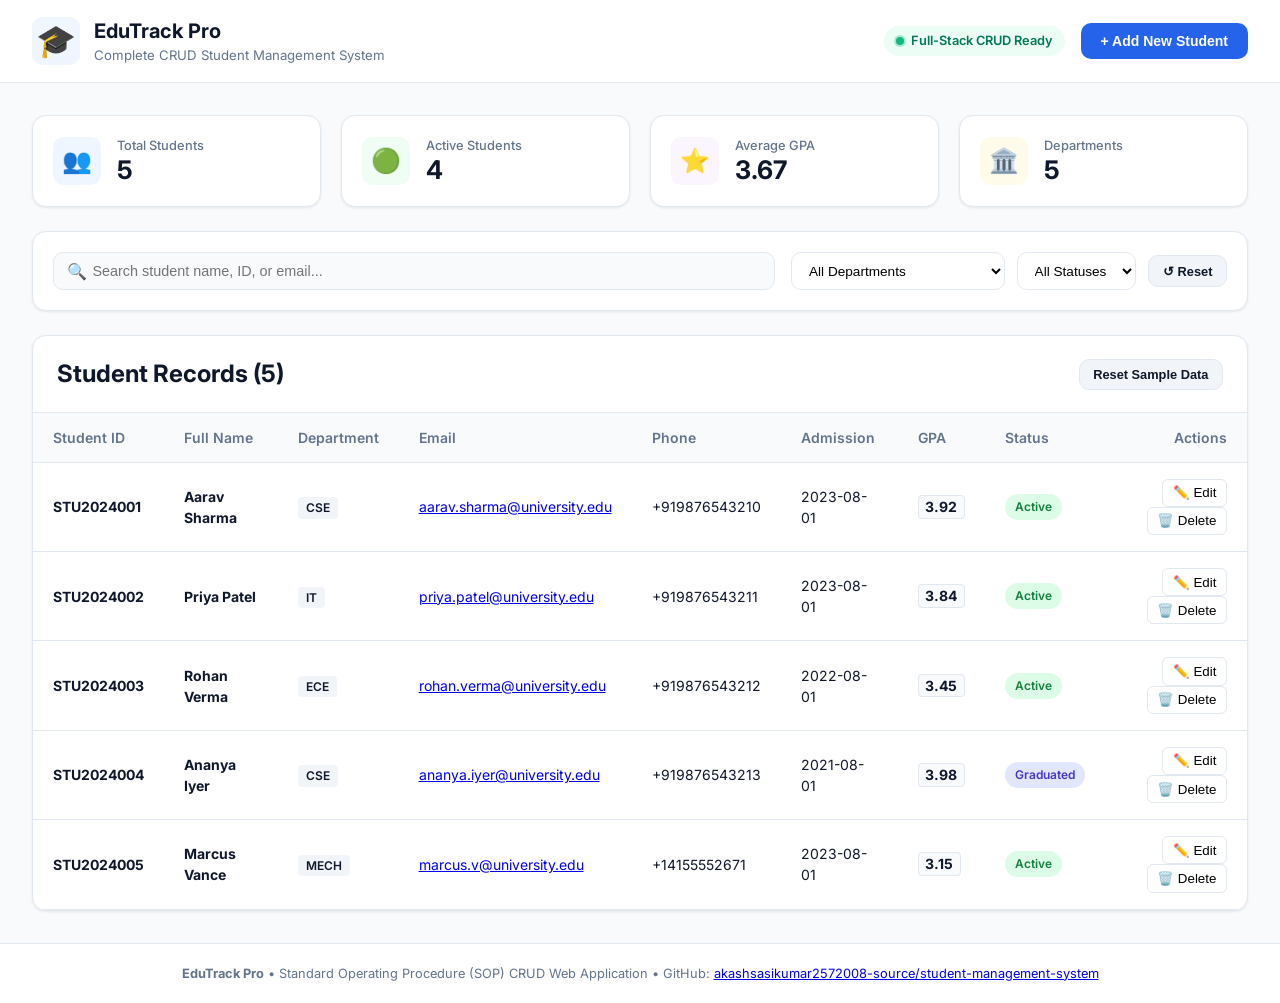
<file: index.html>
<!DOCTYPE html>
<html lang="en">
<head>
    <meta charset="UTF-8">
    <meta name="viewport" content="width=device-width, initial-scale=1.0">
    <title>Student Management System | All-In-One Standalone Application</title>
    <link href="https://fonts.googleapis.com/css2?family=Inter:wght@300;400;500;600;700&display=swap" rel="stylesheet">
    <style>
        :root {
            --primary: #2563eb;
            --primary-hover: #1d4ed8;
            --primary-light: #eff6ff;
            --success: #10b981;
            --warning: #f59e0b;
            --danger: #ef4444;
            --danger-bg: #fef2f2;
            --bg-main: #f8fafc;
            --bg-card: #ffffff;
            --text-main: #0f172a;
            --text-muted: #64748b;
            --border-color: #e2e8f0;
            --radius-md: 10px;
            --radius-lg: 14px;
            --shadow-sm: 0 1px 3px rgba(0,0,0,0.08);
            --shadow-md: 0 4px 6px -1px rgba(0,0,0,0.1);
            --shadow-lg: 0 10px 15px -3px rgba(0,0,0,0.1);
            --font-sans: 'Inter', -apple-system, BlinkMacSystemFont, "Segoe UI", Roboto, sans-serif;
            --transition: all 0.2s cubic-bezier(0.4, 0, 0.2, 1);
        }

        *, *::before, *::after { box-sizing: border-box; margin: 0; padding: 0; }
        body { font-family: var(--font-sans); background-color: var(--bg-main); color: var(--text-main); line-height: 1.5; }
        .app-container { display: flex; flex-direction: column; min-height: 100vh; }
        
        .navbar {
            background: var(--bg-card); border-bottom: 1px solid var(--border-color); padding: 1rem 2rem;
            display: flex; justify-content: space-between; align-items: center; position: sticky; top: 0; z-index: 50;
        }
        .brand { display: flex; align-items: center; gap: 0.85rem; }
        .brand-icon { font-size: 2rem; background: var(--primary-light); width: 48px; height: 48px; border-radius: var(--radius-md); display: flex; align-items: center; justify-content: center; }
        .brand-text h1 { font-size: 1.25rem; font-weight: 700; }
        .subtitle { font-size: 0.825rem; color: var(--text-muted); }
        .nav-actions { display: flex; align-items: center; gap: 1rem; }
        
        .status-badge {
            display: inline-flex; align-items: center; gap: 0.4rem; padding: 0.35rem 0.75rem;
            border-radius: 9999px; font-size: 0.8rem; font-weight: 600; background: #ecfdf5; color: #047857;
        }
        .pulse-dot { width: 8px; height: 8px; border-radius: 50%; background: #10b981; box-shadow: 0 0 0 2px rgba(16,185,129,0.3); }

        .main-content { flex: 1; max-width: 1320px; width: 100%; margin: 0 auto; padding: 2rem; display: flex; flex-direction: column; gap: 1.5rem; }
        
        .stats-grid { display: grid; grid-template-columns: repeat(auto-fit, minmax(220px, 1fr)); gap: 1.25rem; }
        .stat-card {
            background: var(--bg-card); border: 1px solid var(--border-color); border-radius: var(--radius-lg);
            padding: 1.25rem; display: flex; align-items: center; gap: 1rem; box-shadow: var(--shadow-sm);
        }
        .stat-icon { width: 48px; height: 48px; border-radius: var(--radius-md); display: flex; align-items: center; justify-content: center; font-size: 1.5rem; }
        .bg-blue { background: #eff6ff; }
        .bg-green { background: #f0fdf4; }
        .bg-purple { background: #faf5ff; }
        .bg-amber { background: #fffbeb; }
        .stat-title { font-size: 0.8rem; font-weight: 500; color: var(--text-muted); }
        .stat-number { font-size: 1.6rem; font-weight: 700; line-height: 1.2; }

        .controls-card {
            background: var(--bg-card); border: 1px solid var(--border-color); border-radius: var(--radius-lg);
            padding: 1.25rem; display: flex; flex-wrap: wrap; gap: 1rem; justify-content: space-between; align-items: center; box-shadow: var(--shadow-sm);
        }
        .search-box { position: relative; flex: 1 1 300px; display: flex; align-items: center; }
        .search-box input {
            width: 100%; padding: 0.65rem 1rem 0.65rem 2.4rem; border: 1px solid var(--border-color);
            border-radius: var(--radius-md); font-size: 0.9rem; background: #f8fafc;
        }
        .search-icon { position: absolute; left: 0.85rem; color: var(--text-muted); pointer-events: none; }
        .filter-group { display: flex; flex-wrap: wrap; align-items: center; gap: 0.75rem; }
        .filter-group select { padding: 0.6rem 0.8rem; border: 1px solid var(--border-color); border-radius: var(--radius-md); background: #fff; font-size: 0.85rem; }

        .records-container { background: var(--bg-card); border: 1px solid var(--border-color); border-radius: var(--radius-lg); box-shadow: var(--shadow-sm); overflow: hidden; }
        .records-header { padding: 1.25rem 1.5rem; border-bottom: 1px solid var(--border-color); display: flex; justify-content: space-between; align-items: center; }
        .table-responsive { overflow-x: auto; }
        .data-table { width: 100%; border-collapse: collapse; text-align: left; font-size: 0.875rem; }
        .data-table th { background: #f8fafc; color: var(--text-muted); font-weight: 600; padding: 0.85rem 1.25rem; border-bottom: 1px solid var(--border-color); }
        .data-table td { padding: 1rem 1.25rem; border-bottom: 1px solid var(--border-color); vertical-align: middle; }
        .data-table tr:hover { background: #f8fafc; }

        .badge { display: inline-flex; align-items: center; padding: 0.25rem 0.65rem; border-radius: 9999px; font-size: 0.75rem; font-weight: 600; }
        .badge-active { background: #dcfce7; color: #15803d; }
        .badge-inactive { background: #f1f5f9; color: #475569; }
        .badge-graduated { background: #e0e7ff; color: #4338ca; }
        .badge-suspended { background: #fee2e2; color: #b91c1c; }
        .dept-tag { background: #f1f5f9; padding: 0.2rem 0.5rem; border-radius: 4px; font-weight: 600; font-size: 0.75rem; }
        .gpa-tag { font-weight: 700; padding: 0.15rem 0.4rem; border-radius: 4px; background: #f8fafc; border: 1px solid var(--border-color); }

        .btn { display: inline-flex; align-items: center; justify-content: center; gap: 0.5rem; padding: 0.65rem 1.25rem; border-radius: var(--radius-md); font-size: 0.875rem; font-weight: 600; cursor: pointer; border: none; transition: var(--transition); }
        .btn-sm { padding: 0.45rem 0.85rem; font-size: 0.8rem; }
        .btn-primary { background: var(--primary); color: #fff; }
        .btn-primary:hover { background: var(--primary-hover); }
        .btn-secondary { background: #f1f5f9; color: var(--text-main); border: 1px solid var(--border-color); }
        .btn-danger { background: var(--danger); color: #fff; }
        .btn-action { background: none; border: 1px solid var(--border-color); padding: 0.35rem 0.6rem; border-radius: 6px; cursor: pointer; }
        .btn-action:hover { background: #f1f5f9; }

        .modal-overlay { position: fixed; inset: 0; background: rgba(15,23,42,0.5); backdrop-filter: blur(4px); display: flex; align-items: center; justify-content: center; z-index: 100; padding: 1.5rem; }
        .modal-dialog { background: #fff; border-radius: var(--radius-lg); width: 100%; max-width: 600px; box-shadow: var(--shadow-lg); max-height: 90vh; display: flex; flex-direction: column; }
        .modal-header { padding: 1.25rem 1.5rem; border-bottom: 1px solid var(--border-color); display: flex; justify-content: space-between; align-items: center; }
        .modal-body { padding: 1.5rem; overflow-y: auto; }
        .modal-footer { padding: 1rem 1.5rem; border-top: 1px solid var(--border-color); display: flex; justify-content: flex-end; gap: 0.75rem; }
        
        .form-row { display: flex; flex-wrap: wrap; gap: 1rem; margin-bottom: 1rem; }
        .col-6 { flex: 1 1 calc(50% - 0.5rem); }
        .col-4 { flex: 1 1 calc(33.333% - 0.67rem); }
        .form-group { display: flex; flex-direction: column; gap: 0.35rem; }
        .form-group label { font-size: 0.8rem; font-weight: 600; }
        .form-group input, .form-group select { padding: 0.65rem; border: 1px solid var(--border-color); border-radius: var(--radius-md); font-size: 0.875rem; }
        .field-error { font-size: 0.75rem; color: var(--danger); min-height: 1rem; }

        .toast-container { position: fixed; bottom: 1.5rem; right: 1.5rem; display: flex; flex-direction: column; gap: 0.75rem; z-index: 999; }
        .toast { background: #fff; border-radius: var(--radius-md); padding: 0.85rem 1.25rem; box-shadow: var(--shadow-lg); font-size: 0.875rem; border-left: 4px solid var(--primary); }
        .toast-success { border-left-color: var(--success); }
        .toast-error { border-left-color: var(--danger); }
        .footer { background: #fff; border-top: 1px solid var(--border-color); padding: 1.25rem; text-align: center; font-size: 0.8rem; color: var(--text-muted); }
    </style>
</head>
<body>
    <div class="app-container">
        <header class="navbar">
            <div class="brand">
                <div class="brand-icon">🎓</div>
                <div class="brand-text">
                    <h1>EduTrack Pro</h1>
                    <p class="subtitle">Complete CRUD Student Management System</p>
                </div>
            </div>
            <div class="nav-actions">
                <div class="status-badge"><span class="pulse-dot"></span> Full-Stack CRUD Ready</div>
                <button id="addStudentBtn" class="btn btn-primary">+ Add New Student</button>
            </div>
        </header>

        <main class="main-content">
            <section class="stats-grid">
                <div class="stat-card">
                    <div class="stat-icon bg-blue">👥</div>
                    <div><div class="stat-title">Total Students</div><h3 id="statTotal" class="stat-number">0</h3></div>
                </div>
                <div class="stat-card">
                    <div class="stat-icon bg-green">🟢</div>
                    <div><div class="stat-title">Active Students</div><h3 id="statActive" class="stat-number">0</h3></div>
                </div>
                <div class="stat-card">
                    <div class="stat-icon bg-purple">⭐</div>
                    <div><div class="stat-title">Average GPA</div><h3 id="statGPA" class="stat-number">0.00</h3></div>
                </div>
                <div class="stat-card">
                    <div class="stat-icon bg-amber">🏛️</div>
                    <div><div class="stat-title">Departments</div><h3 id="statDepts" class="stat-number">5</h3></div>
                </div>
            </section>

            <section class="controls-card">
                <div class="search-box">
                    <span class="search-icon">🔍</span>
                    <input type="text" id="searchInput" placeholder="Search student name, ID, or email...">
                </div>
                <div class="filter-group">
                    <select id="departmentFilter">
                        <option value="">All Departments</option>
                        <option value="CSE">Computer Science (CSE)</option>
                        <option value="IT">Information Technology (IT)</option>
                        <option value="ECE">Electronics (ECE)</option>
                        <option value="MECH">Mechanical (MECH)</option>
                        <option value="MBA">Business Admin (MBA)</option>
                    </select>
                    <select id="statusFilter">
                        <option value="">All Statuses</option>
                        <option value="Active">Active</option>
                        <option value="Inactive">Inactive</option>
                        <option value="Graduated">Graduated</option>
                        <option value="Suspended">Suspended</option>
                    </select>
                    <button id="resetFiltersBtn" class="btn btn-secondary btn-sm">↺ Reset</button>
                </div>
            </section>

            <section class="records-container">
                <div class="records-header">
                    <h2>Student Records (<span id="recordsCount">0</span>)</h2>
                    <button id="seedDataBtn" class="btn btn-secondary btn-sm">Reset Sample Data</button>
                </div>
                <div class="table-responsive">
                    <table class="data-table">
                        <thead>
                            <tr>
                                <th>Student ID</th>
                                <th>Full Name</th>
                                <th>Department</th>
                                <th>Email</th>
                                <th>Phone</th>
                                <th>Admission</th>
                                <th>GPA</th>
                                <th>Status</th>
                                <th style="text-align:right">Actions</th>
                            </tr>
                        </thead>
                        <tbody id="tableBody"></tbody>
                    </table>
                </div>
            </section>
        </main>

        <footer class="footer">
            <p><strong>EduTrack Pro</strong> • Standard Operating Procedure (SOP) CRUD Web Application • GitHub: <a href="https://github.com/akashsasikumar2572008-source/student-management-system" target="_blank">akashsasikumar2572008-source/student-management-system</a></p>
        </footer>
    </div>

    <!-- Student Form Modal -->
    <div id="studentModal" class="modal-overlay" style="display: none;">
        <div class="modal-dialog">
            <div class="modal-header">
                <h3 id="modalTitle">Add New Student</h3>
                <button type="button" style="background:none;border:none;font-size:1.5rem;cursor:pointer" id="closeModalBtn">&times;</button>
            </div>
            <form id="studentForm">
                <input type="hidden" id="studentPk">
                <div class="modal-body">
                    <div class="form-row">
                        <div class="form-group col-6">
                            <label>Student ID / Roll No *</label>
                            <input type="text" id="fieldId" placeholder="e.g. STU2026001" required>
                            <span class="field-error" id="err-id"></span>
                        </div>
                        <div class="form-group col-6">
                            <label>Department *</label>
                            <select id="fieldDept" required>
                                <option value="">Select Department</option>
                                <option value="CSE">Computer Science (CSE)</option>
                                <option value="IT">Information Technology (IT)</option>
                                <option value="ECE">Electronics (ECE)</option>
                                <option value="MECH">Mechanical (MECH)</option>
                                <option value="MBA">Business Admin (MBA)</option>
                            </select>
                            <span class="field-error" id="err-dept"></span>
                        </div>
                    </div>
                    <div class="form-row">
                        <div class="form-group col-6">
                            <label>First Name *</label>
                            <input type="text" id="fieldFirst" placeholder="First name" required>
                            <span class="field-error" id="err-first"></span>
                        </div>
                        <div class="form-group col-6">
                            <label>Last Name *</label>
                            <input type="text" id="fieldLast" placeholder="Last name" required>
                            <span class="field-error" id="err-last"></span>
                        </div>
                    </div>
                    <div class="form-row">
                        <div class="form-group col-6">
                            <label>Official Email *</label>
                            <input type="email" id="fieldEmail" placeholder="student@university.edu" required>
                            <span class="field-error" id="err-email"></span>
                        </div>
                        <div class="form-group col-6">
                            <label>Phone Number</label>
                            <input type="tel" id="fieldPhone" placeholder="+919876543210">
                        </div>
                    </div>
                    <div class="form-row">
                        <div class="form-group col-4">
                            <label>Enrollment Date *</label>
                            <input type="date" id="fieldDate" required>
                        </div>
                        <div class="form-group col-4">
                            <label>GPA (0.00 - 4.00) *</label>
                            <input type="number" step="0.01" min="0" max="4" id="fieldGPA" placeholder="3.85" required>
                            <span class="field-error" id="err-gpa"></span>
                        </div>
                        <div class="form-group col-4">
                            <label>Status *</label>
                            <select id="fieldStatus" required>
                                <option value="Active">Active</option>
                                <option value="Inactive">Inactive</option>
                                <option value="Graduated">Graduated</option>
                                <option value="Suspended">Suspended</option>
                            </select>
                        </div>
                    </div>
                </div>
                <div class="modal-footer">
                    <button type="button" class="btn btn-secondary" id="cancelModalBtn">Cancel</button>
                    <button type="submit" class="btn btn-primary" id="saveBtn">Save Student</button>
                </div>
            </form>
        </div>
    </div>

    <!-- Delete Confirmation Modal -->
    <div id="deleteModal" class="modal-overlay" style="display: none;">
        <div class="modal-dialog" style="max-width: 400px;">
            <div class="modal-header">
                <h3>Confirm Delete</h3>
                <button type="button" style="background:none;border:none;font-size:1.5rem;cursor:pointer" id="closeDeleteBtn">&times;</button>
            </div>
            <div class="modal-body">
                <p>Are you sure you want to delete <strong id="deleteTargetName">this student</strong>?</p>
                <p style="font-size: 0.8rem; color: var(--text-muted); margin-top: 0.5rem;">This action removes the record permanently.</p>
            </div>
            <div class="modal-footer">
                <button type="button" class="btn btn-secondary" id="cancelDeleteBtn">Cancel</button>
                <button type="button" class="btn btn-danger" id="confirmDeleteBtn">Delete</button>
            </div>
        </div>
    </div>

    <div id="toastContainer" class="toast-container"></div>

    <script>
        // Default Seed Data
        const INITIAL_STUDENTS = [
            { id: 1, student_id: "STU2024001", first_name: "Aarav", last_name: "Sharma", department: "CSE", email: "aarav.sharma@university.edu", phone: "+919876543210", enrollment_date: "2023-08-01", gpa: 3.92, status: "Active" },
            { id: 2, student_id: "STU2024002", first_name: "Priya", last_name: "Patel", department: "IT", email: "priya.patel@university.edu", phone: "+919876543211", enrollment_date: "2023-08-01", gpa: 3.84, status: "Active" },
            { id: 3, student_id: "STU2024003", first_name: "Rohan", last_name: "Verma", department: "ECE", email: "rohan.verma@university.edu", phone: "+919876543212", enrollment_date: "2022-08-01", gpa: 3.45, status: "Active" },
            { id: 4, student_id: "STU2024004", first_name: "Ananya", last_name: "Iyer", department: "CSE", email: "ananya.iyer@university.edu", phone: "+919876543213", enrollment_date: "2021-08-01", gpa: 3.98, status: "Graduated" },
            { id: 5, student_id: "STU2024005", first_name: "Marcus", last_name: "Vance", department: "MECH", email: "marcus.v@university.edu", phone: "+14155552671", enrollment_date: "2023-08-01", gpa: 3.15, status: "Active" }
        ];

        // Local Storage State Store
        function getStore() {
            const data = localStorage.getItem("edutrack_students");
            if (!data) {
                localStorage.setItem("edutrack_students", JSON.stringify(INITIAL_STUDENTS));
                return INITIAL_STUDENTS;
            }
            return JSON.parse(data);
        }
        function saveStore(data) { localStorage.setItem("edutrack_students", JSON.stringify(data)); }

        let activeId = null;
        let deleteId = null;

        function render() {
            let students = getStore();
            const search = document.getElementById("searchInput").value.toLowerCase().trim();
            const dept = document.getElementById("departmentFilter").value;
            const status = document.getElementById("statusFilter").value;

            if (search) {
                students = students.filter(s => 
                    s.student_id.toLowerCase().includes(search) || 
                    (s.first_name + " " + s.last_name).toLowerCase().includes(search) ||
                    s.email.toLowerCase().includes(search)
                );
            }
            if (dept) students = students.filter(s => s.department === dept);
            if (status) students = students.filter(s => s.status === status);

            const tbody = document.getElementById("tableBody");
            tbody.innerHTML = "";
            document.getElementById("recordsCount").textContent = students.length;

            const all = getStore();
            document.getElementById("statTotal").textContent = all.length;
            document.getElementById("statActive").textContent = all.filter(s => s.status === "Active").length;
            const avg = all.length ? (all.reduce((a, b) => a + parseFloat(b.gpa), 0) / all.length).toFixed(2) : "0.00";
            document.getElementById("statGPA").textContent = avg;

            if (students.length === 0) {
                tbody.innerHTML = `<tr><td colspan="9" style="text-align:center;padding:2rem;color:#64748b">No student records found.</td></tr>`;
                return;
            }

            students.forEach(s => {
                const tr = document.createElement("tr");
                tr.innerHTML = `
                    <td><strong>${s.student_id}</strong></td>
                    <td><strong>${s.first_name} ${s.last_name}</strong></td>
                    <td><span class="dept-tag">${s.department}</span></td>
                    <td><a href="mailto:${s.email}">${s.email}</a></td>
                    <td>${s.phone || '—'}</td>
                    <td>${s.enrollment_date}</td>
                    <td><span class="gpa-tag">${parseFloat(s.gpa).toFixed(2)}</span></td>
                    <td><span class="badge badge-${s.status.toLowerCase()}">${s.status}</span></td>
                    <td style="text-align:right">
                        <button class="btn-action" onclick="openEdit(${s.id})">✏️ Edit</button>
                        <button class="btn-action" onclick="promptDelete(${s.id}, '${s.first_name} ${s.last_name}')">🗑️ Delete</button>
                    </td>
                `;
                tbody.appendChild(tr);
            });
        }

        function openCreate() {
            activeId = null;
            document.getElementById("modalTitle").textContent = "Add New Student";
            document.getElementById("studentForm").reset();
            document.getElementById("fieldId").readOnly = false;
            document.getElementById("fieldDate").value = new Date().toISOString().split('T')[0];
            clearErrors();
            document.getElementById("studentModal").style.display = "flex";
        }

        window.openEdit = function(id) {
            activeId = id;
            const s = getStore().find(x => x.id === id);
            if (!s) return;
            document.getElementById("modalTitle").textContent = "Edit Student Details";
            document.getElementById("fieldId").value = s.student_id;
            document.getElementById("fieldId").readOnly = true;
            document.getElementById("fieldFirst").value = s.first_name;
            document.getElementById("fieldLast").value = s.last_name;
            document.getElementById("fieldDept").value = s.department;
            document.getElementById("fieldEmail").value = s.email;
            document.getElementById("fieldPhone").value = s.phone || "";
            document.getElementById("fieldDate").value = s.enrollment_date;
            document.getElementById("fieldGPA").value = s.gpa;
            document.getElementById("fieldStatus").value = s.status;
            clearErrors();
            document.getElementById("studentModal").style.display = "flex";
        };

        window.promptDelete = function(id, name) {
            deleteId = id;
            document.getElementById("deleteTargetName").textContent = name;
            document.getElementById("deleteModal").style.display = "flex";
        };

        document.getElementById("confirmDeleteBtn").onclick = function() {
            if (!deleteId) return;
            let data = getStore().filter(x => x.id !== deleteId);
            saveStore(data);
            document.getElementById("deleteModal").style.display = "none";
            toast("Student deleted successfully");
            render();
        };

        document.getElementById("studentForm").onsubmit = function(e) {
            e.preventDefault();
            clearErrors();
            let valid = true;
            const sid = document.getElementById("fieldId").value.trim().toUpperCase();
            const first = document.getElementById("fieldFirst").value.trim();
            const last = document.getElementById("fieldLast").value.trim();
            const email = document.getElementById("fieldEmail").value.trim().toLowerCase();
            const dept = document.getElementById("fieldDept").value;
            const gpa = parseFloat(document.getElementById("fieldGPA").value);

            const store = getStore();
            if (!activeId && store.some(x => x.student_id === sid)) {
                document.getElementById("err-id").textContent = "Student ID already exists."; valid = false;
            }
            if (store.some(x => x.email === email && x.id !== activeId)) {
                document.getElementById("err-email").textContent = "Email is already registered."; valid = false;
            }
            if (isNaN(gpa) || gpa < 0 || gpa > 4) {
                document.getElementById("err-gpa").textContent = "GPA must be between 0.00 and 4.00"; valid = false;
            }
            if (!valid) return;

            const record = {
                id: activeId || Date.now(),
                student_id: sid,
                first_name: first,
                last_name: last,
                department: dept,
                email: email,
                phone: document.getElementById("fieldPhone").value.trim(),
                enrollment_date: document.getElementById("fieldDate").value,
                gpa: gpa,
                status: document.getElementById("fieldStatus").value
            };

            if (activeId) {
                const idx = store.findIndex(x => x.id === activeId);
                store[idx] = record;
                toast("Student updated successfully!");
            } else {
                store.unshift(record);
                toast("Student created successfully!");
            }

            saveStore(store);
            document.getElementById("studentModal").style.display = "none";
            render();
        };

        function clearErrors() { document.querySelectorAll(".field-error").forEach(e => e.textContent = ""); }

        function toast(msg, type = "success") {
            const el = document.createElement("div");
            el.className = "toast toast-" + type;
            el.textContent = (type === "success" ? "✅ " : "❌ ") + msg;
            document.getElementById("toastContainer").appendChild(el);
            setTimeout(() => el.remove(), 3500);
        }

        document.getElementById("addStudentBtn").onclick = openCreate;
        document.getElementById("closeModalBtn").onclick = () => document.getElementById("studentModal").style.display = "none";
        document.getElementById("cancelModalBtn").onclick = () => document.getElementById("studentModal").style.display = "none";
        document.getElementById("closeDeleteBtn").onclick = () => document.getElementById("deleteModal").style.display = "none";
        document.getElementById("cancelDeleteBtn").onclick = () => document.getElementById("deleteModal").style.display = "none";
        document.getElementById("searchInput").oninput = render;
        document.getElementById("departmentFilter").onchange = render;
        document.getElementById("statusFilter").onchange = render;
        document.getElementById("resetFiltersBtn").onclick = () => {
            document.getElementById("searchInput").value = "";
            document.getElementById("departmentFilter").value = "";
            document.getElementById("statusFilter").value = "";
            render();
        };
        document.getElementById("seedDataBtn").onclick = () => {
            saveStore(INITIAL_STUDENTS);
            toast("Reset to initial sample dataset!");
            render();
        };

        render();
    </script>
</body>
</html>
</file>
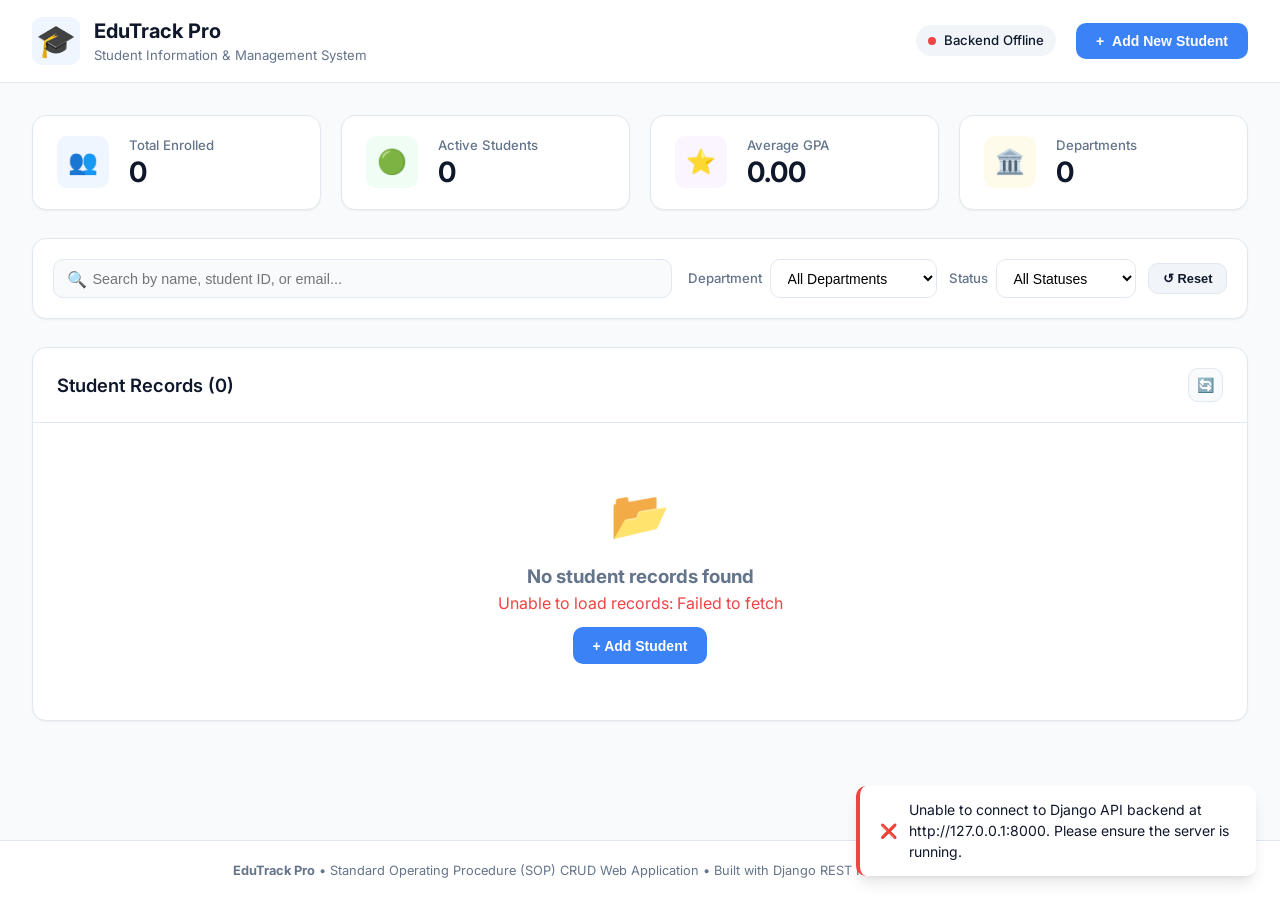
<file: frontend/index.html>
<!DOCTYPE html>
<html lang="en">
<head>
    <meta charset="UTF-8">
    <meta name="viewport" content="width=device-width, initial-scale=1.0">
    <title>Student Management System | SOP CRUD Web Application</title>
    <link rel="stylesheet" href="css/styles.css">
    <link rel="preconnect" href="https://fonts.googleapis.com">
    <link rel="preconnect" href="https://fonts.gstatic.com" crossorigin>
    <link href="https://fonts.googleapis.com/css2?family=Inter:wght@300;400;500;600;700&display=swap" rel="stylesheet">
</head>
<body>
    <div class="app-container">
        <!-- Header -->
        <header class="navbar">
            <div class="brand">
                <div class="brand-icon">🎓</div>
                <div class="brand-text">
                    <h1>EduTrack Pro</h1>
                    <p class="subtitle">Student Information & Management System</p>
                </div>
            </div>
            <div class="nav-actions">
                <div id="connectionStatus" class="status-indicator status-online" title="Backend API Status">
                    <span class="pulse-dot"></span>
                    <span class="status-label">API Connected</span>
                </div>
                <button id="addStudentBtn" class="btn btn-primary">
                    <span class="btn-icon">+</span> Add New Student
                </button>
            </div>
        </header>

        <!-- Main Content -->
        <main class="main-content">
            <!-- Dashboard Overview Stats (SOP Section 7.4) -->
            <section class="stats-grid">
                <div class="stat-card">
                    <div class="stat-icon bg-blue-light">👥</div>
                    <div class="stat-details">
                        <span class="stat-title">Total Enrolled</span>
                        <h3 id="statTotalStudents" class="stat-number">0</h3>
                    </div>
                </div>
                <div class="stat-card">
                    <div class="stat-icon bg-green-light">🟢</div>
                    <div class="stat-details">
                        <span class="stat-title">Active Students</span>
                        <h3 id="statActiveStudents" class="stat-number">0</h3>
                    </div>
                </div>
                <div class="stat-card">
                    <div class="stat-icon bg-purple-light">⭐</div>
                    <div class="stat-details">
                        <span class="stat-title">Average GPA</span>
                        <h3 id="statAvgGPA" class="stat-number">0.00</h3>
                    </div>
                </div>
                <div class="stat-card">
                    <div class="stat-icon bg-amber-light">🏛️</div>
                    <div class="stat-details">
                        <span class="stat-title">Departments</span>
                        <h3 id="statTotalDepts" class="stat-number">0</h3>
                    </div>
                </div>
            </section>

            <!-- Controls: Search, Filter, and View Controls (SOP Section 7.1 & 7.4) -->
            <section class="controls-card">
                <div class="search-box">
                    <span class="search-icon">🔍</span>
                    <input type="text" id="searchInput" placeholder="Search by name, student ID, or email..." autocomplete="off">
                    <button id="clearSearchBtn" class="btn-clear" style="display: none;">✕</button>
                </div>
                <div class="filter-group">
                    <div class="filter-item">
                        <label for="departmentFilter">Department</label>
                        <select id="departmentFilter">
                            <option value="">All Departments</option>
                        </select>
                    </div>
                    <div class="filter-item">
                        <label for="statusFilter">Status</label>
                        <select id="statusFilter">
                            <option value="">All Statuses</option>
                            <option value="Active">Active</option>
                            <option value="Inactive">Inactive</option>
                            <option value="Graduated">Graduated</option>
                            <option value="Suspended">Suspended</option>
                        </select>
                    </div>
                    <button id="resetFiltersBtn" class="btn btn-secondary btn-sm" title="Reset Filters">
                        ↺ Reset
                    </button>
                </div>
            </section>

            <!-- Table and Records Display Area (SOP Section 7.4 & 8) -->
            <section class="records-container">
                <div class="records-header">
                    <h2>Student Records (<span id="recordsCount">0</span>)</h2>
                    <div class="records-actions">
                        <button id="refreshBtn" class="btn btn-icon-only" title="Refresh records from server">🔄</button>
                    </div>
                </div>

                <!-- Table Container -->
                <div class="table-responsive">
                    <table class="data-table" id="studentsTable">
                        <thead>
                            <tr>
                                <th>Student ID</th>
                                <th>Full Name</th>
                                <th>Department</th>
                                <th>Email</th>
                                <th>Phone</th>
                                <th>Enrollment</th>
                                <th>GPA</th>
                                <th>Status</th>
                                <th class="text-right">Actions</th>
                            </tr>
                        </thead>
                        <tbody id="studentsTableBody">
                            <!-- Populated dynamically via JS -->
                        </tbody>
                    </table>

                    <!-- Loading State -->
                    <div id="loadingIndicator" class="empty-state">
                        <div class="spinner"></div>
                        <p>Loading student records...</p>
                    </div>

                    <!-- Empty State -->
                    <div id="emptyState" class="empty-state" style="display: none;">
                        <div class="empty-icon">📂</div>
                        <h3>No student records found</h3>
                        <p id="emptyStateMessage">No records match your criteria. Add a new student to get started.</p>
                        <button class="btn btn-primary mt-3" onclick="document.getElementById('addStudentBtn').click()">+ Add Student</button>
                    </div>
                </div>
            </section>
        </main>

        <!-- Footer -->
        <footer class="footer">
            <p><strong>EduTrack Pro</strong> • Standard Operating Procedure (SOP) CRUD Web Application • Built with Django REST Framework & Modern Frontend</p>
        </footer>
    </div>

    <!-- Create / Edit Student Modal Dialog (SOP Section 7.4, 8 & 9) -->
    <div id="studentModal" class="modal-overlay" style="display: none;">
        <div class="modal-dialog">
            <div class="modal-header">
                <h3 id="modalTitle">Add New Student</h3>
                <button type="button" class="btn-close" id="closeModalBtn">&times;</button>
            </div>
            <form id="studentForm" novalidate>
                <input type="hidden" id="formStudentIdPK">
                <div class="modal-body">
                    <div id="formErrorAlert" class="alert alert-danger" style="display: none;"></div>

                    <div class="form-row">
                        <div class="form-group col-6">
                            <label for="fieldStudentId" class="required">Student ID / Roll No.</label>
                            <input type="text" id="fieldStudentId" name="student_id" placeholder="e.g. STU2026001" required>
                            <span class="field-error" id="err-student_id"></span>
                        </div>
                        <div class="form-group col-6">
                            <label for="fieldDepartment" class="required">Department</label>
                            <select id="fieldDepartment" name="department" required>
                                <option value="">Select Department</option>
                            </select>
                            <span class="field-error" id="err-department"></span>
                        </div>
                    </div>

                    <div class="form-row">
                        <div class="form-group col-6">
                            <label for="fieldFirstName" class="required">First Name</label>
                            <input type="text" id="fieldFirstName" name="first_name" placeholder="Alice" required>
                            <span class="field-error" id="err-first_name"></span>
                        </div>
                        <div class="form-group col-6">
                            <label for="fieldLastName" class="required">Last Name</label>
                            <input type="text" id="fieldLastName" name="last_name" placeholder="Johnson" required>
                            <span class="field-error" id="err-last_name"></span>
                        </div>
                    </div>

                    <div class="form-row">
                        <div class="form-group col-6">
                            <label for="fieldEmail" class="required">Official Email</label>
                            <input type="email" id="fieldEmail" name="email" placeholder="alice@university.edu" required>
                            <span class="field-error" id="err-email"></span>
                        </div>
                        <div class="form-group col-6">
                            <label for="fieldPhone">Contact Phone</label>
                            <input type="tel" id="fieldPhone" name="phone" placeholder="+1234567890">
                            <span class="field-error" id="err-phone"></span>
                        </div>
                    </div>

                    <div class="form-row">
                        <div class="form-group col-4">
                            <label for="fieldEnrollmentDate" class="required">Enrollment Date</label>
                            <input type="date" id="fieldEnrollmentDate" name="enrollment_date" required>
                            <span class="field-error" id="err-enrollment_date"></span>
                        </div>
                        <div class="form-group col-4">
                            <label for="fieldGPA" class="required">GPA (0.00 - 4.00)</label>
                            <input type="number" id="fieldGPA" name="gpa" step="0.01" min="0.00" max="4.00" placeholder="3.75" required>
                            <span class="field-error" id="err-gpa"></span>
                        </div>
                        <div class="form-group col-4">
                            <label for="fieldStatus" class="required">Status</label>
                            <select id="fieldStatus" name="status" required>
                                <option value="Active">Active</option>
                                <option value="Inactive">Inactive</option>
                                <option value="Graduated">Graduated</option>
                                <option value="Suspended">Suspended</option>
                            </select>
                            <span class="field-error" id="err-status"></span>
                        </div>
                    </div>
                </div>
                <div class="modal-footer">
                    <button type="button" class="btn btn-secondary" id="cancelModalBtn">Cancel</button>
                    <button type="submit" class="btn btn-primary" id="saveStudentBtn">
                        <span id="saveBtnSpinner" class="btn-spinner" style="display: none;"></span>
                        <span id="saveBtnText">Save Student</span>
                    </button>
                </div>
            </form>
        </div>
    </div>

    <!-- Delete Confirmation Modal (SOP Section 8: Delete Confirmation) -->
    <div id="deleteModal" class="modal-overlay" style="display: none;">
        <div class="modal-dialog modal-dialog-sm">
            <div class="modal-header">
                <h3>Confirm Deletion</h3>
                <button type="button" class="btn-close" id="closeDeleteModalBtn">&times;</button>
            </div>
            <div class="modal-body">
                <div class="delete-prompt-icon">⚠️</div>
                <p>Are you sure you want to delete <strong id="deleteStudentName">this student</strong>?</p>
                <p class="text-muted text-sm mt-1">This action cannot be undone. The record will be permanently removed from the database.</p>
            </div>
            <div class="modal-footer">
                <button type="button" class="btn btn-secondary" id="cancelDeleteBtn">Cancel</button>
                <button type="button" class="btn btn-danger" id="confirmDeleteBtn">Delete Record</button>
            </div>
        </div>
    </div>

    <!-- Toast Notification Container (SOP Section 7.7) -->
    <div id="toastContainer" class="toast-container" aria-live="polite"></div>

    <script src="js/api.js"></script>
    <script src="js/app.js"></script>
</body>
</html>
</file>
<file: frontend/css/styles.css>
/* ==========================================================================
   Student Management System - Modern Responsive Stylesheet
   Compliant with SOP Section 7.4 (Frontend Development) & Section 10 (Testing)
   ========================================================================== */

:root {
    --primary: #3b82f6;
    --primary-hover: #2563eb;
    --primary-light: #eff6ff;
    --secondary: #64748b;
    --secondary-hover: #475569;
    --success: #10b981;
    --success-bg: #ecfdf5;
    --warning: #f59e0b;
    --warning-bg: #fffbeb;
    --danger: #ef4444;
    --danger-bg: #fef2f2;
    --bg-main: #f8fafc;
    --bg-card: #ffffff;
    --text-main: #0f172a;
    --text-muted: #64748b;
    --border-color: #e2e8f0;
    --radius-sm: 6px;
    --radius-md: 10px;
    --radius-lg: 14px;
    --shadow-sm: 0 1px 2px 0 rgba(0, 0, 0, 0.05);
    --shadow-md: 0 4px 6px -1px rgba(0, 0, 0, 0.1), 0 2px 4px -2px rgba(0, 0, 0, 0.1);
    --shadow-lg: 0 10px 15px -3px rgba(0, 0, 0, 0.1), 0 4px 6px -4px rgba(0, 0, 0, 0.1);
    --font-sans: 'Inter', -apple-system, BlinkMacSystemFont, "Segoe UI", Roboto, sans-serif;
    --transition: all 0.2s cubic-bezier(0.4, 0, 0.2, 1);
}

*, *::before, *::after {
    box-sizing: border-box;
    margin: 0;
    padding: 0;
}

body {
    font-family: var(--font-sans);
    background-color: var(--bg-main);
    color: var(--text-main);
    line-height: 1.5;
    -webkit-font-smoothing: antialiased;
}

/* Layout */
.app-container {
    display: flex;
    flex-direction: column;
    min-height: 100vh;
}

.navbar {
    background: var(--bg-card);
    border-bottom: 1px solid var(--border-color);
    padding: 1rem 2rem;
    display: flex;
    justify-content: space-between;
    align-items: center;
    position: sticky;
    top: 0;
    z-index: 50;
}

.brand {
    display: flex;
    align-items: center;
    gap: 0.85rem;
}

.brand-icon {
    font-size: 2rem;
    background: var(--primary-light);
    width: 48px;
    height: 48px;
    border-radius: var(--radius-md);
    display: flex;
    align-items: center;
    justify-content: center;
}

.brand-text h1 {
    font-size: 1.25rem;
    font-weight: 700;
    color: var(--text-main);
}

.subtitle {
    font-size: 0.825rem;
    color: var(--text-muted);
}

.nav-actions {
    display: flex;
    align-items: center;
    gap: 1.25rem;
}

/* Status Indicator */
.status-indicator {
    display: flex;
    align-items: center;
    gap: 0.5rem;
    font-size: 0.825rem;
    font-weight: 500;
    padding: 0.35rem 0.75rem;
    border-radius: 9999px;
    background: #f1f5f9;
}

.pulse-dot {
    width: 8px;
    height: 8px;
    border-radius: 50%;
    background-color: var(--secondary);
}

.status-online .pulse-dot {
    background-color: var(--success);
    box-shadow: 0 0 0 2px rgba(16, 185, 129, 0.2);
    animation: pulse 2s infinite;
}

.status-offline .pulse-dot {
    background-color: var(--danger);
}

@keyframes pulse {
    0%, 100% { transform: scale(1); opacity: 1; }
    50% { transform: scale(1.2); opacity: 0.7; }
}

/* Main Content Area */
.main-content {
    flex: 1;
    max-width: 1320px;
    width: 100%;
    margin: 0 auto;
    padding: 2rem;
    display: flex;
    flex-direction: column;
    gap: 1.75rem;
}

/* Stats Cards */
.stats-grid {
    display: grid;
    grid-template-columns: repeat(auto-fit, minmax(240px, 1fr));
    gap: 1.25rem;
}

.stat-card {
    background: var(--bg-card);
    border: 1px solid var(--border-color);
    border-radius: var(--radius-lg);
    padding: 1.25rem 1.5rem;
    display: flex;
    align-items: center;
    gap: 1.25rem;
    box-shadow: var(--shadow-sm);
    transition: var(--transition);
}

.stat-card:hover {
    transform: translateY(-2px);
    box-shadow: var(--shadow-md);
}

.stat-icon {
    width: 52px;
    height: 52px;
    border-radius: var(--radius-md);
    display: flex;
    align-items: center;
    justify-content: center;
    font-size: 1.5rem;
    flex-shrink: 0;
}

.bg-blue-light { background: #eff6ff; }
.bg-green-light { background: #f0fdf4; }
.bg-purple-light { background: #faf5ff; }
.bg-amber-light { background: #fffbeb; }

.stat-details {
    display: flex;
    flex-direction: column;
}

.stat-title {
    font-size: 0.825rem;
    font-weight: 500;
    color: var(--text-muted);
}

.stat-number {
    font-size: 1.75rem;
    font-weight: 700;
    color: var(--text-main);
    line-height: 1.2;
}

/* Controls Section (Search & Filter) */
.controls-card {
    background: var(--bg-card);
    border: 1px solid var(--border-color);
    border-radius: var(--radius-lg);
    padding: 1.25rem;
    display: flex;
    flex-wrap: wrap;
    gap: 1rem;
    justify-content: space-between;
    align-items: center;
    box-shadow: var(--shadow-sm);
}

.search-box {
    position: relative;
    flex: 1 1 320px;
    display: flex;
    align-items: center;
}

.search-icon {
    position: absolute;
    left: 0.9rem;
    color: var(--text-muted);
    pointer-events: none;
}

.search-box input {
    width: 100%;
    padding: 0.65rem 2.25rem 0.65rem 2.4rem;
    border: 1px solid var(--border-color);
    border-radius: var(--radius-md);
    font-size: 0.9rem;
    transition: var(--transition);
    background: #f8fafc;
}

.search-box input:focus {
    outline: none;
    border-color: var(--primary);
    background: #fff;
    box-shadow: 0 0 0 3px rgba(59, 130, 246, 0.15);
}

.btn-clear {
    position: absolute;
    right: 0.75rem;
    background: none;
    border: none;
    cursor: pointer;
    color: var(--text-muted);
    font-size: 0.9rem;
}

.filter-group {
    display: flex;
    flex-wrap: wrap;
    align-items: center;
    gap: 0.75rem;
}

.filter-item {
    display: flex;
    align-items: center;
    gap: 0.5rem;
}

.filter-item label {
    font-size: 0.825rem;
    font-weight: 500;
    color: var(--text-muted);
}

.filter-item select {
    padding: 0.6rem 2rem 0.6rem 0.8rem;
    border: 1px solid var(--border-color);
    border-radius: var(--radius-md);
    background: #fff;
    font-size: 0.875rem;
    cursor: pointer;
}

/* Records Container & Table */
.records-container {
    background: var(--bg-card);
    border: 1px solid var(--border-color);
    border-radius: var(--radius-lg);
    box-shadow: var(--shadow-sm);
    overflow: hidden;
}

.records-header {
    padding: 1.25rem 1.5rem;
    border-bottom: 1px solid var(--border-color);
    display: flex;
    justify-content: space-between;
    align-items: center;
}

.records-header h2 {
    font-size: 1.15rem;
    font-weight: 600;
}

.table-responsive {
    overflow-x: auto;
    position: relative;
    min-height: 250px;
}

.data-table {
    width: 100%;
    border-collapse: collapse;
    text-align: left;
    font-size: 0.875rem;
}

.data-table th {
    background-color: #f8fafc;
    color: var(--text-muted);
    font-weight: 600;
    padding: 0.85rem 1.25rem;
    border-bottom: 1px solid var(--border-color);
    white-space: nowrap;
}

.data-table td {
    padding: 1rem 1.25rem;
    border-bottom: 1px solid var(--border-color);
    color: var(--text-main);
    vertical-align: middle;
}

.data-table tbody tr:hover {
    background-color: #f8fafc;
}

.text-right { text-align: right; }
.text-sm { font-size: 0.825rem; }
.text-muted { color: var(--text-muted); }
.mt-1 { margin-top: 0.25rem; }
.mt-3 { margin-top: 0.75rem; }

/* Status Badges */
.badge {
    display: inline-flex;
    align-items: center;
    padding: 0.25rem 0.65rem;
    border-radius: 9999px;
    font-size: 0.75rem;
    font-weight: 600;
    text-transform: capitalize;
}

.badge-active { background: #dcfce7; color: #15803d; }
.badge-inactive { background: #f1f5f9; color: #475569; }
.badge-graduated { background: #e0e7ff; color: #4338ca; }
.badge-suspended { background: #fee2e2; color: #b91c1c; }

.dept-badge {
    background: #f1f5f9;
    color: #334155;
    padding: 0.2rem 0.5rem;
    border-radius: var(--radius-sm);
    font-weight: 600;
    font-size: 0.75rem;
}

.gpa-tag {
    font-weight: 700;
    padding: 0.15rem 0.4rem;
    border-radius: var(--radius-sm);
    background: #f8fafc;
    border: 1px solid var(--border-color);
}

/* Action Buttons */
.action-buttons {
    display: flex;
    justify-content: flex-end;
    gap: 0.5rem;
}

.btn-icon-action {
    background: none;
    border: 1px solid var(--border-color);
    border-radius: var(--radius-sm);
    padding: 0.35rem 0.6rem;
    cursor: pointer;
    font-size: 0.85rem;
    transition: var(--transition);
}

.btn-icon-action:hover {
    background: #f1f5f9;
}

.btn-edit:hover {
    border-color: var(--primary);
    color: var(--primary);
}

.btn-delete:hover {
    border-color: var(--danger);
    color: var(--danger);
}

/* Buttons */
.btn {
    display: inline-flex;
    align-items: center;
    justify-content: center;
    gap: 0.5rem;
    padding: 0.65rem 1.25rem;
    border-radius: var(--radius-md);
    font-size: 0.875rem;
    font-weight: 600;
    cursor: pointer;
    border: none;
    transition: var(--transition);
}

.btn-sm {
    padding: 0.45rem 0.85rem;
    font-size: 0.8rem;
}

.btn-primary {
    background: var(--primary);
    color: #fff;
}

.btn-primary:hover {
    background: var(--primary-hover);
}

.btn-secondary {
    background: #f1f5f9;
    color: var(--text-main);
    border: 1px solid var(--border-color);
}

.btn-secondary:hover {
    background: #e2e8f0;
}

.btn-danger {
    background: var(--danger);
    color: #fff;
}

.btn-danger:hover {
    background: #dc2626;
}

.btn-icon-only {
    background: #f8fafc;
    border: 1px solid var(--border-color);
    border-radius: var(--radius-md);
    padding: 0.5rem;
    cursor: pointer;
}

/* Empty State & Loader */
.empty-state {
    text-align: center;
    padding: 3.5rem 1.5rem;
    color: var(--text-muted);
}

.empty-icon {
    font-size: 3rem;
    margin-bottom: 0.75rem;
}

.spinner {
    width: 36px;
    height: 36px;
    border: 3px solid #e2e8f0;
    border-top: 3px solid var(--primary);
    border-radius: 50%;
    animation: spin 0.8s linear infinite;
    margin: 0 auto 1rem;
}

@keyframes spin {
    0% { transform: rotate(0deg); }
    100% { transform: rotate(360deg); }
}

/* Modals */
.modal-overlay {
    position: fixed;
    inset: 0;
    background: rgba(15, 23, 42, 0.5);
    backdrop-filter: blur(4px);
    display: flex;
    align-items: center;
    justify-content: center;
    z-index: 100;
    padding: 1.5rem;
}

.modal-dialog {
    background: var(--bg-card);
    border-radius: var(--radius-lg);
    width: 100%;
    max-width: 640px;
    box-shadow: var(--shadow-lg);
    display: flex;
    flex-direction: column;
    max-height: 90vh;
    animation: modalIn 0.25s ease-out;
}

.modal-dialog-sm {
    max-width: 440px;
}

@keyframes modalIn {
    from { opacity: 0; transform: scale(0.95); }
    to { opacity: 1; transform: scale(1); }
}

.modal-header {
    padding: 1.25rem 1.5rem;
    border-bottom: 1px solid var(--border-color);
    display: flex;
    justify-content: space-between;
    align-items: center;
}

.modal-header h3 {
    font-size: 1.15rem;
    font-weight: 600;
}

.btn-close {
    background: none;
    border: none;
    font-size: 1.5rem;
    color: var(--text-muted);
    cursor: pointer;
    line-height: 1;
}

.modal-body {
    padding: 1.5rem;
    overflow-y: auto;
}

.modal-footer {
    padding: 1rem 1.5rem;
    border-top: 1px solid var(--border-color);
    display: flex;
    justify-content: flex-end;
    gap: 0.75rem;
}

/* Forms */
.form-row {
    display: flex;
    flex-wrap: wrap;
    gap: 1rem;
    margin-bottom: 1rem;
}

.col-6 { flex: 1 1 calc(50% - 0.5rem); }
.col-4 { flex: 1 1 calc(33.333% - 0.67rem); }

.form-group {
    display: flex;
    flex-direction: column;
    gap: 0.35rem;
}

.form-group label {
    font-size: 0.825rem;
    font-weight: 600;
    color: var(--text-main);
}

.form-group label.required::after {
    content: " *";
    color: var(--danger);
}

.form-group input,
.form-group select {
    padding: 0.65rem 0.85rem;
    border: 1px solid var(--border-color);
    border-radius: var(--radius-md);
    font-size: 0.875rem;
    transition: var(--transition);
}

.form-group input:focus,
.form-group select:focus {
    outline: none;
    border-color: var(--primary);
    box-shadow: 0 0 0 3px rgba(59, 130, 246, 0.15);
}

.form-group input.is-invalid,
.form-group select.is-invalid {
    border-color: var(--danger);
    background-color: #fffbfa;
}

.field-error {
    font-size: 0.75rem;
    color: var(--danger);
    min-height: 1rem;
}

.alert {
    padding: 0.75rem 1rem;
    border-radius: var(--radius-md);
    margin-bottom: 1rem;
    font-size: 0.85rem;
}

.alert-danger {
    background: var(--danger-bg);
    color: #991b1b;
    border: 1px solid #fecaca;
}

.delete-prompt-icon {
    font-size: 2.5rem;
    text-align: center;
    margin-bottom: 0.75rem;
}

/* Toast Notifications */
.toast-container {
    position: fixed;
    bottom: 1.5rem;
    right: 1.5rem;
    display: flex;
    flex-direction: column;
    gap: 0.75rem;
    z-index: 999;
}

.toast {
    background: #fff;
    border-radius: var(--radius-md);
    padding: 0.85rem 1.25rem;
    box-shadow: var(--shadow-lg);
    display: flex;
    align-items: center;
    gap: 0.75rem;
    font-size: 0.875rem;
    min-width: 280px;
    max-width: 400px;
    animation: toastSlide 0.3s ease-out;
    border-left: 4px solid var(--primary);
}

.toast-success { border-left-color: var(--success); }
.toast-error { border-left-color: var(--danger); }
.toast-info { border-left-color: var(--primary); }

@keyframes toastSlide {
    from { transform: translateX(100%); opacity: 0; }
    to { transform: translateX(0); opacity: 1; }
}

/* Footer */
.footer {
    background: var(--bg-card);
    border-top: 1px solid var(--border-color);
    padding: 1.25rem 2rem;
    text-align: center;
    font-size: 0.8rem;
    color: var(--text-muted);
}

/* Responsive Media Queries (SOP Section 10: Responsiveness) */
@media (max-width: 768px) {
    .navbar { padding: 1rem; flex-direction: column; gap: 1rem; align-items: flex-start; }
    .nav-actions { width: 100%; justify-content: space-between; }
    .main-content { padding: 1rem; }
    .col-6, .col-4 { flex: 1 1 100%; }
    .controls-card { flex-direction: column; align-items: stretch; }
    .filter-group { flex-direction: column; align-items: stretch; }
    .filter-item { width: 100%; justify-content: space-between; }
    .filter-item select { width: 60%; }
}
</file>
